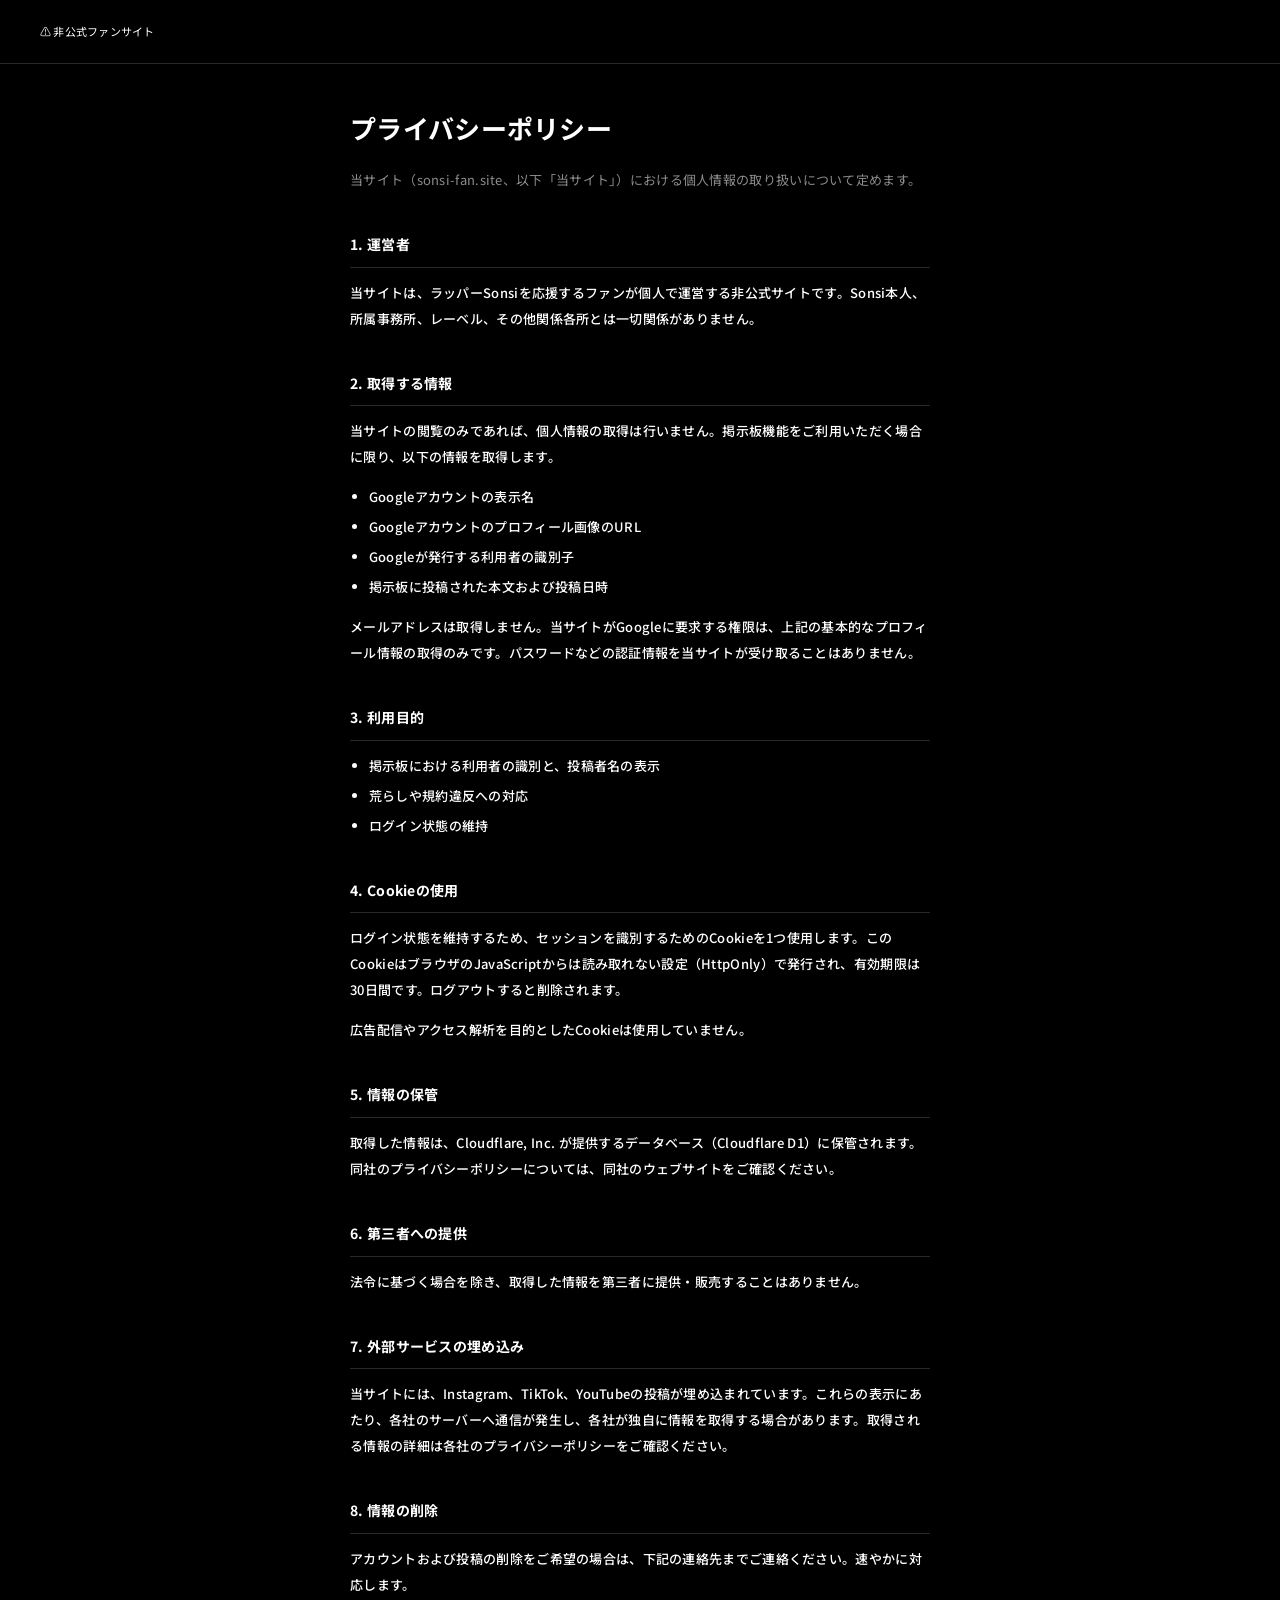
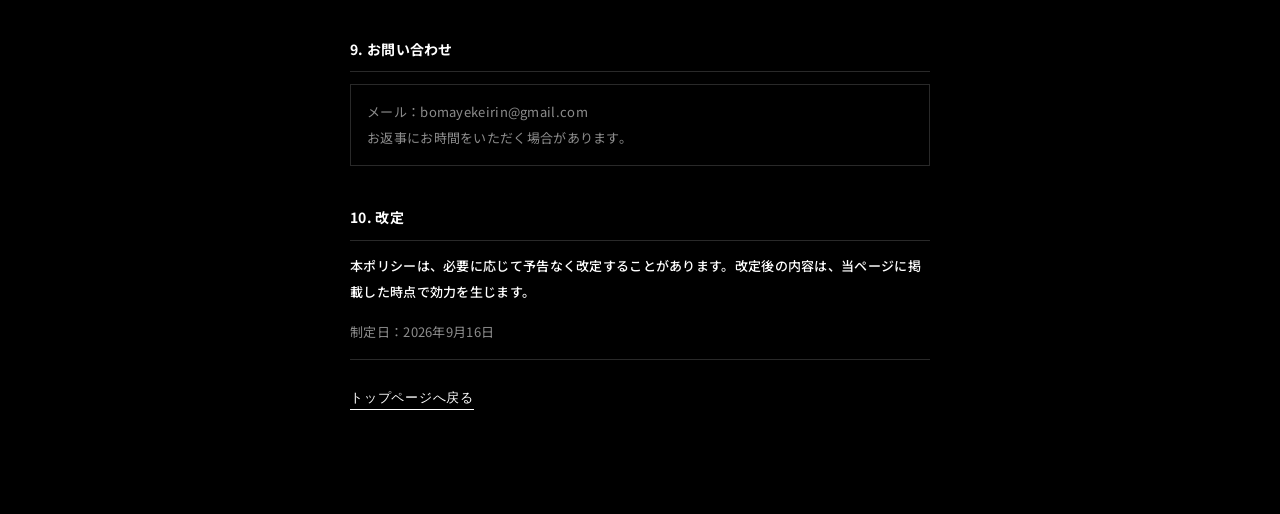
<file: privacy.html>
<!DOCTYPE html>
<html lang="ja">
<head>
<meta charset="UTF-8">
<meta name="viewport" content="width=device-width, initial-scale=1.0">
<title>プライバシーポリシー｜Sonsi FAN SITE</title>
<meta name="description" content="Sonsi 非公式ファンサイトのプライバシーポリシー">
<meta name="robots" content="index, follow">
<meta name="theme-color" content="#000000">
<link rel="icon" href="favicon.png">
<link rel="apple-touch-icon" href="apple-touch-icon.png">
<link rel="preconnect" href="https://fonts.googleapis.com">
<link rel="preconnect" href="https://fonts.gstatic.com" crossorigin>
<link href="https://fonts.googleapis.com/css2?family=Anton&family=Noto+Sans+JP:wght@400;500;700&display=swap" rel="stylesheet">
<link rel="stylesheet" href="style.css?v=1">
</head>
<body>

<header class="head is-solid">
  <a class="head__brand" href="/" aria-label="Sonsi ファンサイト トップ">
    <span class="head__warn">⚠️ 非公式ファンサイト</span>
  </a>
</header>

<main class="doc">
  <h1>プライバシーポリシー</h1>
  <p class="doc__lead">当サイト（sonsi-fan.site、以下「当サイト」）における個人情報の取り扱いについて定めます。</p>

  <h2>1. 運営者</h2>
  <p>当サイトは、ラッパーSonsiを応援するファンが個人で運営する非公式サイトです。Sonsi本人、所属事務所、レーベル、その他関係各所とは一切関係がありません。</p>

  <h2>2. 取得する情報</h2>
  <p>当サイトの閲覧のみであれば、個人情報の取得は行いません。掲示板機能をご利用いただく場合に限り、以下の情報を取得します。</p>
  <ul>
    <li>Googleアカウントの表示名</li>
    <li>Googleアカウントのプロフィール画像のURL</li>
    <li>Googleが発行する利用者の識別子</li>
    <li>掲示板に投稿された本文および投稿日時</li>
  </ul>
  <p>メールアドレスは取得しません。当サイトがGoogleに要求する権限は、上記の基本的なプロフィール情報の取得のみです。パスワードなどの認証情報を当サイトが受け取ることはありません。</p>

  <h2>3. 利用目的</h2>
  <ul>
    <li>掲示板における利用者の識別と、投稿者名の表示</li>
    <li>荒らしや規約違反への対応</li>
    <li>ログイン状態の維持</li>
  </ul>

  <h2>4. Cookieの使用</h2>
  <p>ログイン状態を維持するため、セッションを識別するためのCookieを1つ使用します。このCookieはブラウザのJavaScriptからは読み取れない設定（HttpOnly）で発行され、有効期限は30日間です。ログアウトすると削除されます。</p>
  <p>広告配信やアクセス解析を目的としたCookieは使用していません。</p>

  <h2>5. 情報の保管</h2>
  <p>取得した情報は、Cloudflare, Inc. が提供するデータベース（Cloudflare D1）に保管されます。同社のプライバシーポリシーについては、同社のウェブサイトをご確認ください。</p>

  <h2>6. 第三者への提供</h2>
  <p>法令に基づく場合を除き、取得した情報を第三者に提供・販売することはありません。</p>

  <h2>7. 外部サービスの埋め込み</h2>
  <p>当サイトには、Instagram、TikTok、YouTubeの投稿が埋め込まれています。これらの表示にあたり、各社のサーバーへ通信が発生し、各社が独自に情報を取得する場合があります。取得される情報の詳細は各社のプライバシーポリシーをご確認ください。</p>

  <h2>8. 情報の削除</h2>
  <p>アカウントおよび投稿の削除をご希望の場合は、下記の連絡先までご連絡ください。速やかに対応します。</p>

  <h2>9. お問い合わせ</h2>
  <p class="doc__contact">メール：bomayekeirin@gmail.com<br>お返事にお時間をいただく場合があります。</p>

  <h2>10. 改定</h2>
  <p>本ポリシーは、必要に応じて予告なく改定することがあります。改定後の内容は、当ページに掲載した時点で効力を生じます。</p>

  <p class="doc__date">制定日：2026年9月16日</p>

  <p class="doc__back"><a href="/">トップページへ戻る</a></p>
</main>

</body>
</html>
</file>
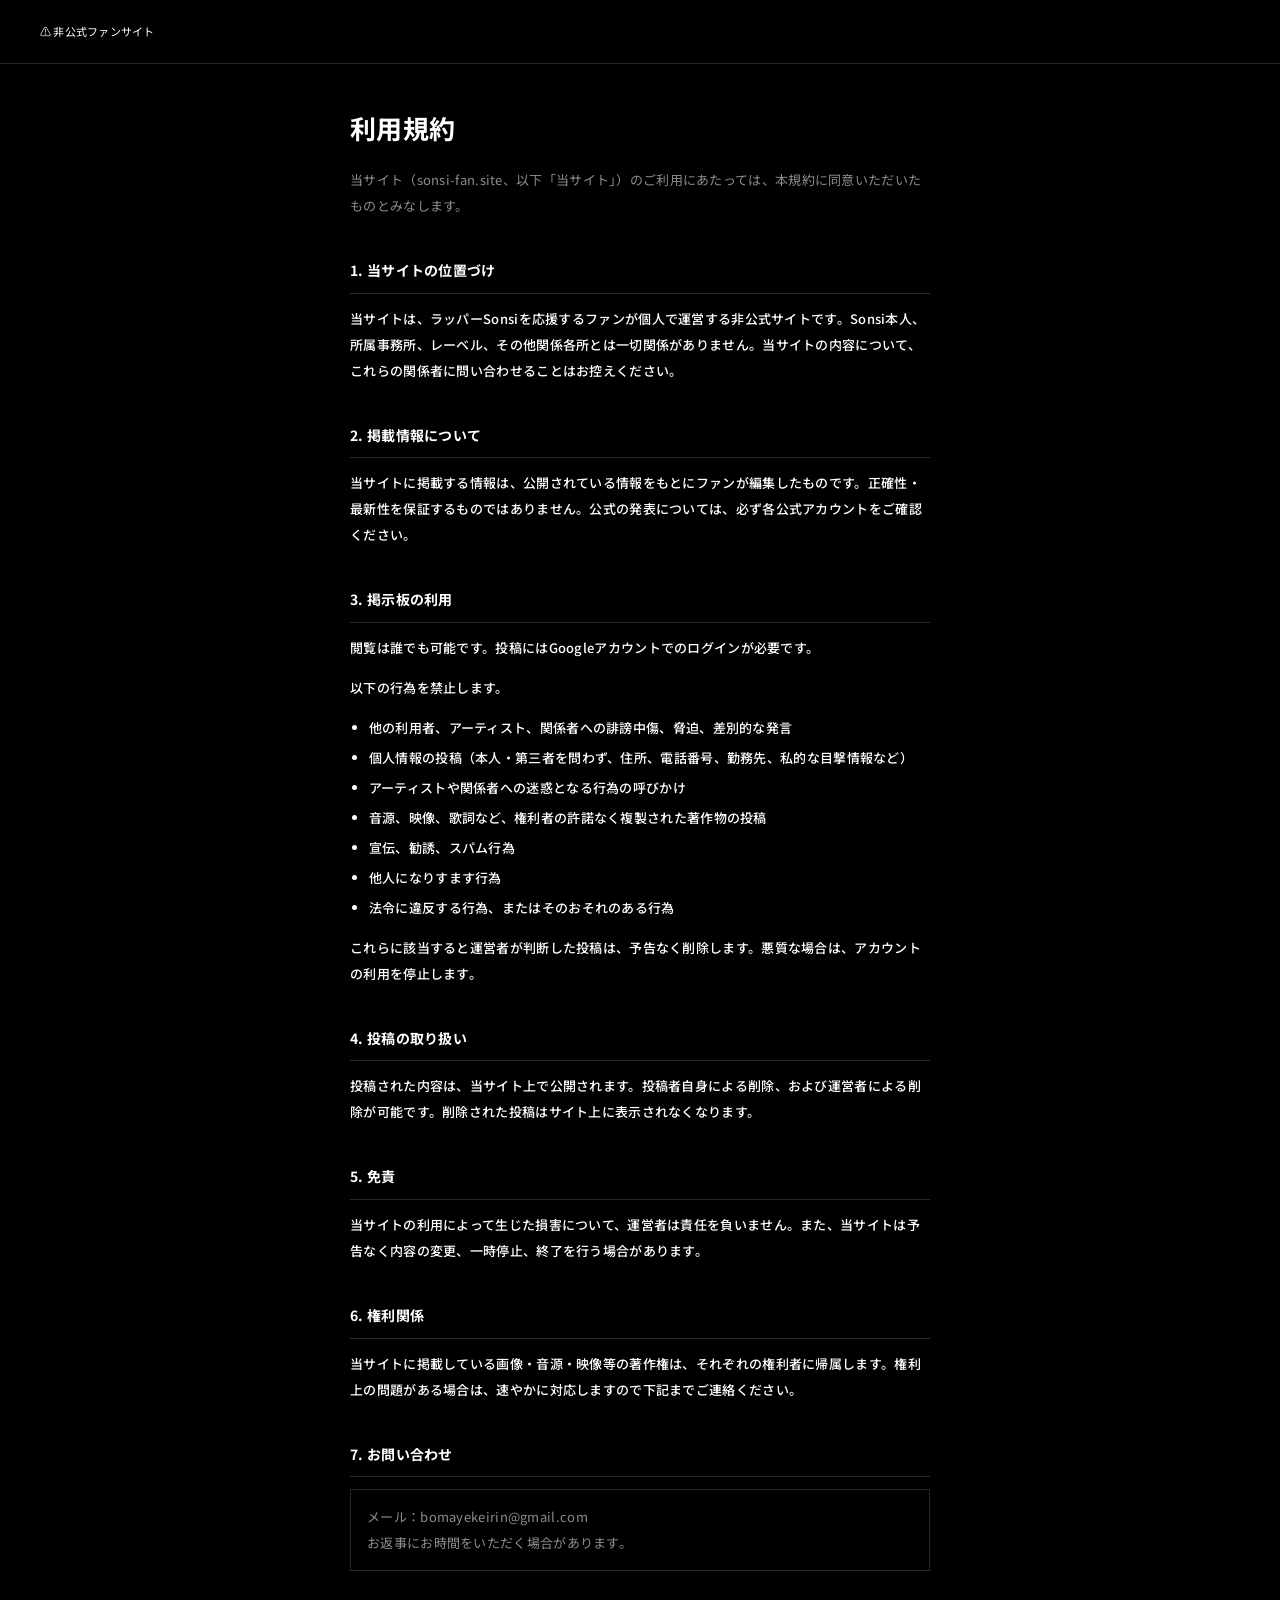
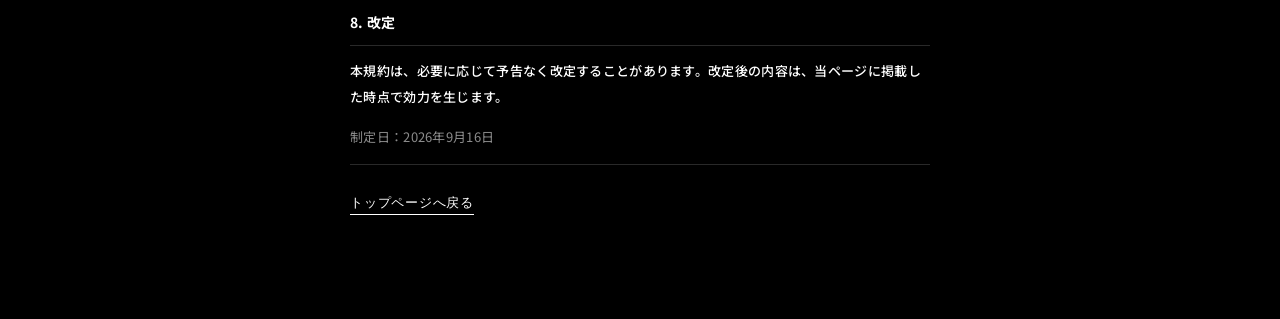
<file: terms.html>
<!DOCTYPE html>
<html lang="ja">
<head>
<meta charset="UTF-8">
<meta name="viewport" content="width=device-width, initial-scale=1.0">
<title>利用規約｜Sonsi FAN SITE</title>
<meta name="description" content="Sonsi 非公式ファンサイトの利用規約">
<meta name="robots" content="index, follow">
<meta name="theme-color" content="#000000">
<link rel="icon" href="favicon.png">
<link rel="apple-touch-icon" href="apple-touch-icon.png">
<link rel="preconnect" href="https://fonts.googleapis.com">
<link rel="preconnect" href="https://fonts.gstatic.com" crossorigin>
<link href="https://fonts.googleapis.com/css2?family=Anton&family=Noto+Sans+JP:wght@400;500;700&display=swap" rel="stylesheet">
<link rel="stylesheet" href="style.css?v=1">
</head>
<body>

<header class="head is-solid">
  <a class="head__brand" href="/" aria-label="Sonsi ファンサイト トップ">
    <span class="head__warn">⚠️ 非公式ファンサイト</span>
  </a>
</header>

<main class="doc">
  <h1>利用規約</h1>
  <p class="doc__lead">当サイト（sonsi-fan.site、以下「当サイト」）のご利用にあたっては、本規約に同意いただいたものとみなします。</p>

  <h2>1. 当サイトの位置づけ</h2>
  <p>当サイトは、ラッパーSonsiを応援するファンが個人で運営する非公式サイトです。Sonsi本人、所属事務所、レーベル、その他関係各所とは一切関係がありません。当サイトの内容について、これらの関係者に問い合わせることはお控えください。</p>

  <h2>2. 掲載情報について</h2>
  <p>当サイトに掲載する情報は、公開されている情報をもとにファンが編集したものです。正確性・最新性を保証するものではありません。公式の発表については、必ず各公式アカウントをご確認ください。</p>

  <h2>3. 掲示板の利用</h2>
  <p>閲覧は誰でも可能です。投稿にはGoogleアカウントでのログインが必要です。</p>
  <p>以下の行為を禁止します。</p>
  <ul>
    <li>他の利用者、アーティスト、関係者への誹謗中傷、脅迫、差別的な発言</li>
    <li>個人情報の投稿（本人・第三者を問わず、住所、電話番号、勤務先、私的な目撃情報など）</li>
    <li>アーティストや関係者への迷惑となる行為の呼びかけ</li>
    <li>音源、映像、歌詞など、権利者の許諾なく複製された著作物の投稿</li>
    <li>宣伝、勧誘、スパム行為</li>
    <li>他人になりすます行為</li>
    <li>法令に違反する行為、またはそのおそれのある行為</li>
  </ul>
  <p>これらに該当すると運営者が判断した投稿は、予告なく削除します。悪質な場合は、アカウントの利用を停止します。</p>

  <h2>4. 投稿の取り扱い</h2>
  <p>投稿された内容は、当サイト上で公開されます。投稿者自身による削除、および運営者による削除が可能です。削除された投稿はサイト上に表示されなくなります。</p>

  <h2>5. 免責</h2>
  <p>当サイトの利用によって生じた損害について、運営者は責任を負いません。また、当サイトは予告なく内容の変更、一時停止、終了を行う場合があります。</p>

  <h2>6. 権利関係</h2>
  <p>当サイトに掲載している画像・音源・映像等の著作権は、それぞれの権利者に帰属します。権利上の問題がある場合は、速やかに対応しますので下記までご連絡ください。</p>

  <h2>7. お問い合わせ</h2>
  <p class="doc__contact">メール：bomayekeirin@gmail.com<br>お返事にお時間をいただく場合があります。</p>

  <h2>8. 改定</h2>
  <p>本規約は、必要に応じて予告なく改定することがあります。改定後の内容は、当ページに掲載した時点で効力を生じます。</p>

  <p class="doc__date">制定日：2026年9月16日</p>

  <p class="doc__back"><a href="/">トップページへ戻る</a></p>
</main>

</body>
</html>
</file>
<file: style.css>
/* ============================================================
   TOKENS
   ============================================================ */
:root{
  --bg:#000;
  --fg:#fff;
  --muted:#8c8c8c;
  --line:rgba(255,255,255,.16);
  --line-strong:rgba(255,255,255,.4);
  --head-h:56px;
  --pad:20px;
  --maxw:1080px;
  --ease:cubic-bezier(.22,.61,.36,1);
  --f-disp:"Anton",'Helvetica Neue',Arial,sans-serif;
  --f-body:"Noto Sans JP",'Helvetica Neue',Arial,sans-serif;
}
*,*::before,*::after{box-sizing:border-box}
html{-webkit-text-size-adjust:100%;scroll-behavior:smooth}
body{
  margin:0;background:var(--bg);color:var(--fg);
  font-family:var(--f-body);font-size:14px;line-height:1.9;
  letter-spacing:.02em;-webkit-font-smoothing:antialiased;
  overflow-x:hidden;
}
body.is-locked{overflow:hidden}
img{max-width:100%;display:block;height:auto}
a{color:inherit;text-decoration:none}
button{font:inherit;color:inherit;background:none;border:0;cursor:pointer}
:focus-visible{outline:2px solid #fff;outline-offset:3px}

/* ============================================================
   SPLASH
   ============================================================ */
#splash{
  position:fixed;inset:0;z-index:1000;background:#000;
  display:flex;align-items:center;justify-content:center;
}
#splash img{width:min(46vw,230px);opacity:0;transform:translateY(8px);
  animation:splashIn 1.05s var(--ease) .15s forwards}
@keyframes splashIn{to{opacity:1;transform:none}}
#splash.is-out{opacity:0;pointer-events:none;transition:opacity .9s var(--ease)}

/* ============================================================
   HEADER
   ============================================================ */
.head{
  position:fixed;top:0;left:0;right:0;z-index:110;height:var(--head-h);
  display:flex;align-items:center;justify-content:space-between;
  padding:0 var(--pad);
  background:rgba(0,0,0,0);transition:background .3s var(--ease),border-color .3s;
  border-bottom:1px solid transparent;
}
.head.is-solid{background:rgba(0,0,0,.88);backdrop-filter:blur(10px);border-bottom-color:var(--line)}
.head__brand{display:flex;align-items:center;min-width:0}
.head__warn{
  font-size:11px;letter-spacing:.02em;color:#fff;white-space:nowrap;
  transition:opacity .3s var(--ease);
}
.head__logo{width:58px;position:absolute;left:var(--pad);opacity:0;
  transition:opacity .3s var(--ease);pointer-events:none}
body.logo-in-head .head__warn{opacity:0}
body.logo-in-head .head__logo{opacity:1}
.head__right{display:flex;align-items:center;gap:18px}
.head__sns{display:none;gap:14px}
.head__sns a{opacity:.8;transition:opacity .2s}
.head__sns a:hover{opacity:1}
.icon{width:17px;height:17px;fill:currentColor;display:block}

.burger{width:30px;height:30px;position:relative}
.burger span{
  position:absolute;left:3px;width:24px;height:1.5px;background:#fff;
  transition:transform .35s var(--ease),opacity .2s;
}
.burger span:nth-child(1){top:11px}
.burger span:nth-child(2){top:18px}
.burger.is-open span:nth-child(1){transform:translateY(3.5px) rotate(20deg)}
.burger.is-open span:nth-child(2){transform:translateY(-3.5px) rotate(-20deg)}

/* ============================================================
   MENU OVERLAY
   ============================================================ */
.menu{
  position:fixed;inset:0;z-index:100;background:#000;
  padding:calc(var(--head-h) + 32px) var(--pad) 40px;
  display:flex;flex-direction:column;justify-content:space-between;
  clip-path:inset(0 0 100% 0);transition:clip-path .5s var(--ease);
  visibility:hidden;overflow-y:auto;
}
.menu.is-open{clip-path:inset(0 0 0 0);visibility:visible}
.menu__nav{display:flex;flex-direction:column;gap:2px}
.menu__nav a{
  font-family:var(--f-disp);font-size:clamp(30px,9vw,46px);line-height:1.25;
  letter-spacing:.01em;border-bottom:1px solid var(--line);padding:10px 0;
  display:flex;align-items:baseline;gap:12px;
}
.menu__nav a .ja{font-family:var(--f-body);font-size:11px;font-weight:400;color:var(--muted);letter-spacing:.12em}
.menu__foot{margin-top:36px}
.menu__sns{display:flex;flex-wrap:wrap;gap:20px;margin-bottom:18px}
.menu__note{font-size:10px;color:var(--muted);line-height:1.8}

/* ============================================================
   HERO
   ============================================================ */
.hero{
  min-height:100svh;display:flex;flex-direction:column;
  align-items:center;justify-content:center;
  padding:var(--head-h) var(--pad) 90px;position:relative;text-align:center;
}
.hero{overflow:hidden}
.hero__logo,.hero__tag,.hero__kv,.hero__scroll{position:relative;z-index:1}

/* 背面を流れるドクロ柄 */
.hero__bg{
  position:absolute;left:0;right:0;top:var(--head-h);height:0;
  overflow:hidden;z-index:0;pointer-events:none;
  transition:opacity 2.6s var(--ease);   /* ロゴより先に動きだし、ゆっくり出そろう */
}
body.is-loading .hero__bg{opacity:0;transition:none}
.hero__bg span{
  position:absolute;inset:0;
  background:url(bg-skull.png) repeat;
  background-size:auto 200px;   /* bgDriftの-333pxとセット。片方だけ変えないこと */
  opacity:.3;
  animation:bgDrift 52s linear infinite;
}
@keyframes bgDrift{ to{ background-position-x:-333px } }

.hero__logo{width:min(62vw,360px);margin:0 auto}
.hero__logo img{
  filter:drop-shadow(0 0 10px #000) drop-shadow(0 0 26px #000) drop-shadow(0 0 46px #000);
}
.hero__tag{
  margin-top:22px;font-size:10px;letter-spacing:.34em;color:var(--muted);
}
.hero__tag span{
  display:inline-block;background:#000;padding:5px 9px 5px 12px;
  text-indent:.34em;
}
.hero__kv{
  width:100%;max-width:760px;margin:38px auto 0;
  aspect-ratio:3/2;overflow:hidden;
}
.hero__kv img{width:100%;height:100%;object-fit:cover}
.hero__kv{filter:drop-shadow(0 0 8px #000) drop-shadow(0 0 18px rgba(0,0,0,.9))}
.hero__scroll{
  position:absolute;bottom:26px;left:50%;transform:translateX(-50%);
  font-size:9px;letter-spacing:.3em;color:var(--muted);
}
.hero__scroll::after{
  content:"";display:block;width:1px;height:34px;margin:10px auto 0;
  background:linear-gradient(#fff,transparent);
}

/* ============================================================
   SECTION FRAME
   ============================================================ */
.sec{padding:66px var(--pad);max-width:var(--maxw);margin-inline:auto}
.sec__head{
  display:flex;align-items:baseline;gap:14px;
  border-bottom:1px solid var(--line-strong);padding-bottom:10px;margin-bottom:26px;
}
.sec__head h2{
  font-family:var(--f-disp);font-size:clamp(26px,7vw,40px);line-height:1;margin:0;
  letter-spacing:.01em;
}
.sec__head .ja{font-size:10px;color:var(--muted);letter-spacing:.16em}

/* ============================================================
   NEWS
   ============================================================ */
.news__list{border-top:1px solid var(--line)}
.news__item{
  display:block;border-bottom:1px solid var(--line);padding:16px 0;
}
.news__meta{display:flex;align-items:center;gap:12px;margin-bottom:5px}
.news__date{font-family:var(--f-disp);font-size:13px;letter-spacing:.06em;color:var(--muted)}
.news__cat{
  font-size:9px;letter-spacing:.14em;border:1px solid var(--line-strong);
  padding:2px 8px;border-radius:999px;color:#fff;white-space:nowrap;
}
.news__title{font-size:14px;font-weight:500;line-height:1.7;margin:0}
.more{
  display:inline-block;margin-top:24px;font-family:var(--f-disp);font-size:13px;
  letter-spacing:.1em;border-bottom:1px solid var(--fg);padding-bottom:3px;
}

/* ============================================================
   ABOUT
   ============================================================ */
.about{display:grid;gap:26px}
.about__img{
  aspect-ratio:4/3;overflow:hidden;background:#111;
  display:flex;align-items:center;justify-content:center;
  color:var(--muted);font-size:11px;letter-spacing:.2em;
}
.about__img img{width:100%;height:100%;object-fit:cover;display:block}
.about p{margin:0 0 16px;max-width:60ch}
.about dl{margin:22px 0 0;border-top:1px solid var(--line);font-size:12px}
.about dl div{display:flex;gap:16px;border-bottom:1px solid var(--line);padding:10px 0}
.about dt{width:88px;flex:none;color:var(--muted);letter-spacing:.1em;font-size:11px}
.about dd{margin:0}

/* ============================================================
   DISCOGRAPHY
   ============================================================ */
.disc__grid{display:grid;grid-template-columns:repeat(2,1fr);gap:12px}
.disc__card{text-align:left;width:100%}
.disc__art{
  aspect-ratio:1/1;border:1px solid var(--line);
  display:flex;align-items:center;justify-content:center;
  color:var(--muted);font-size:10px;letter-spacing:.18em;
  transition:border-color .25s;
}
.disc__card:hover .disc__art{border-color:#fff}
.disc__name{font-family:var(--f-disp);font-size:15px;margin:10px 0 2px;letter-spacing:.02em}
.disc__sub{font-size:10px;color:var(--muted);letter-spacing:.1em}

/* ============================================================
   MEDIA
   ============================================================ */
.media__grid{display:grid;grid-template-columns:repeat(2,1fr);gap:10px}
.media__card{
  border:1px solid var(--line);padding:20px 16px;min-height:104px;
  display:flex;flex-direction:column;justify-content:space-between;
  transition:background .25s,border-color .25s;
}
.media__card:hover{background:#fff;color:#000;border-color:#fff}
.media__card .icon{width:20px;height:20px}
.media__name{font-family:var(--f-disp);font-size:15px;letter-spacing:.03em;margin-top:16px}
.media__handle{font-size:10px;opacity:.6;letter-spacing:.06em}

.ig__grid{display:grid;grid-template-columns:repeat(3,1fr);gap:4px;margin-top:14px}
.ig__cell{
  aspect-ratio:1/1;border:1px solid var(--line);
  display:flex;align-items:center;justify-content:center;color:var(--muted);font-size:9px;
}

/* ============================================================
   VIDEO
   ============================================================ */
.video__main{aspect-ratio:16/9;border:1px solid var(--line);width:100%}
.video__main iframe{width:100%;height:100%;border:0;display:block}
.video__row{display:grid;grid-template-columns:repeat(2,1fr);gap:10px;margin-top:10px}
.video__thumb{
  aspect-ratio:16/9;border:1px solid var(--line);
  display:flex;align-items:center;justify-content:center;color:var(--muted);font-size:10px;
}

/* ============================================================
   LIVE
   ============================================================ */
.live__list{border-top:1px solid var(--line)}
.live__row{
  display:flex;flex-wrap:wrap;align-items:center;gap:6px 16px;
  border-bottom:1px solid var(--line);padding:16px 0;
}
.live__date{font-family:var(--f-disp);font-size:20px;letter-spacing:.03em;width:100%}
.live__venue{font-size:13px;font-weight:500}
.live__city{font-size:11px;color:var(--muted);letter-spacing:.1em}
.live__ticket{
  margin-left:auto;font-size:10px;letter-spacing:.12em;
  border:1px solid var(--line-strong);padding:5px 12px;border-radius:999px;
}
.live__empty{color:var(--muted);font-size:12px;padding:24px 0}

/* ============================================================
   COMMUNITY
   ============================================================ */
.comm{border:1px solid var(--line);padding:30px 20px;text-align:center}
.comm h3{font-family:var(--f-disp);font-size:clamp(22px,6.5vw,34px);margin:0 0 12px;line-height:1.2}
.comm p{color:var(--muted);font-size:12px;margin:0 auto 22px;max-width:34em}
.comm__btns{display:grid;gap:10px;max-width:340px;margin-inline:auto}
.btn{
  display:block;padding:14px;border:1px solid #fff;font-family:var(--f-disp);
  font-size:14px;letter-spacing:.08em;transition:background .2s,color .2s;
}
.btn:hover{background:#fff;color:#000}
.btn--fill{background:#fff;color:#000}
.btn--fill:hover{background:transparent;color:#fff}
.comm__tag{margin-top:28px;font-family:var(--f-disp);font-size:16px;letter-spacing:.06em}

/* ============================================================
   Q&A
   ============================================================ */
.qa__list{border-top:1px solid var(--line)}
.qa__item{border-bottom:1px solid var(--line)}
.qa__q{
  width:100%;text-align:left;padding:16px 34px 16px 0;position:relative;
  font-size:13px;font-weight:500;line-height:1.7;
}
.qa__q::after,.qa__q::before{
  content:"";position:absolute;right:4px;top:50%;background:#fff;
  transition:transform .3s var(--ease);
}
.qa__q::before{width:13px;height:1px;transform:translateY(-50%)}
.qa__q::after{width:1px;height:13px;right:10px;transform:translateY(-50%)}
.qa__item.is-open .qa__q::after{transform:translateY(-50%) rotate(90deg)}
.qa__a{
  max-height:0;overflow:hidden;transition:max-height .35s var(--ease);
}
.qa__a p{margin:0;padding:0 0 18px;font-size:12px;color:var(--muted);line-height:1.95}

/* ============================================================
   FOOTER
   ============================================================ */
.totop{
  display:block;text-align:center;font-family:var(--f-disp);font-size:12px;
  letter-spacing:.24em;padding:20px;border-top:1px solid var(--line);
}
.foot{padding:40px var(--pad) 110px;text-align:center;border-top:1px solid var(--line)}
.foot__logo{width:92px;margin:0 auto 22px;opacity:.9}
.foot__sns{display:flex;justify-content:center;gap:22px;margin-bottom:26px}
.foot__disc{
  font-size:10px;color:var(--muted);line-height:2;max-width:44em;margin:0 auto 14px;
}
.foot__disc:last-of-type{margin-bottom:18px}
.foot__copy{font-size:9px;color:#5a5a5a;letter-spacing:.1em}

/* sticky CTA */
.cta{
  position:fixed;left:0;right:0;bottom:0;z-index:80;display:grid;
  grid-template-columns:1fr 1fr;border-top:1px solid var(--line);
  background:rgba(0,0,0,.92);backdrop-filter:blur(10px);
  transform:translateY(100%);transition:transform .4s var(--ease);
}
.cta.is-show{transform:none}
.cta a{
  padding:15px 6px;text-align:center;font-family:var(--f-disp);font-size:12px;
  letter-spacing:.08em;display:flex;align-items:center;justify-content:center;gap:7px;
}
.cta a+a{background:#fff;color:#000}

/* ============================================================
   MODAL
   ============================================================ */
.modal{
  position:fixed;inset:0;z-index:120;background:#000;
  display:flex;align-items:flex-start;justify-content:center;
  padding:var(--head-h) var(--pad) 40px;overflow-y:auto;
  opacity:0;visibility:hidden;transition:opacity .3s var(--ease),visibility .3s;
}
.modal.is-open{opacity:1;visibility:visible}
.modal__inner{max-width:560px;width:100%;margin:auto}
.modal__art{
  aspect-ratio:1/1;border:1px solid var(--line);margin-bottom:20px;
  display:flex;align-items:center;justify-content:center;color:var(--muted);font-size:11px;
}
.modal__name{font-family:var(--f-disp);font-size:clamp(24px,7vw,34px);margin:0 0 4px;line-height:1.15}
.modal__sub{font-size:10px;color:var(--muted);letter-spacing:.14em;margin:0 0 18px}
.modal__body{font-size:12px;line-height:2;color:#d6d6d6}
.modal__links{display:flex;flex-wrap:wrap;gap:8px;margin-top:22px}
.modal__links a{
  font-size:10px;letter-spacing:.12em;border:1px solid var(--line-strong);
  padding:7px 14px;border-radius:999px;
}
.modal__close{
  position:fixed;top:14px;right:16px;width:30px;height:30px;z-index:130;
}
.modal__close::before,.modal__close::after{
  content:"";position:absolute;left:4px;top:14px;width:22px;height:1.5px;background:#fff;
}
.modal__close::before{transform:rotate(45deg)}
.modal__close::after{transform:rotate(-45deg)}

/* ============================================================
   RESPONSIVE
   ============================================================ */
@media (min-width:768px){
  :root{--head-h:64px;--pad:40px}
  body{font-size:15px}
  .head__sns{display:flex}
  .sec{padding:96px var(--pad)}
  .about{grid-template-columns:340px 1fr;gap:44px;align-items:start}
  .disc__grid{grid-template-columns:repeat(4,1fr);gap:16px}
  .media__grid{grid-template-columns:repeat(3,1fr)}
  .video__row{grid-template-columns:repeat(3,1fr)}
  .live__date{width:auto;min-width:150px}
  .about dt{width:110px}
  .comm{padding:56px 40px}
  .comm__btns{grid-template-columns:1fr 1fr;max-width:520px}
  .cta{display:none}
  .foot{padding-bottom:56px}
  .menu__nav a{font-size:clamp(40px,5vw,62px)}
}
@media (prefers-reduced-motion:reduce){
  *{animation-duration:.01ms!important;transition-duration:.01ms!important}
  html{scroll-behavior:auto}
}

/* ============================================================
   BOARD
   ============================================================ */
.board__auth{margin-bottom:22px}
.board__lead{font-size:12px;color:var(--muted);margin:0 0 16px}
.board__login{display:flex;gap:10px}
.board__me{display:flex;align-items:center;gap:10px}
.board__me img,.board__noavatar{width:30px;height:30px;border-radius:50%;background:#1c1c1c;flex:none}
.board__myname{font-size:13px;font-weight:500}
.board__logout{margin-left:auto;font-size:10px;letter-spacing:.1em;color:var(--muted);
  border-bottom:1px solid var(--line);padding-bottom:2px}

.board__input{
  width:100%;background:transparent;color:#fff;border:1px solid var(--line);
  padding:13px;font:inherit;font-size:14px;line-height:1.8;resize:vertical;border-radius:0;
}
.board__input:focus{outline:none;border-color:#fff}
.board__formfoot{display:flex;align-items:center;gap:14px;margin-top:10px}
.board__count{font-size:10px;color:var(--muted);letter-spacing:.08em}
.board__count.is-over{color:#fff}
.board__submit{
  margin-left:auto;border:1px solid #fff;padding:9px 24px;
  font-family:var(--f-disp);font-size:13px;letter-spacing:.08em;transition:background .2s,color .2s;
}
.board__submit:hover{background:#fff;color:#000}
.board__submit:disabled{opacity:.4;cursor:default}

.board__notice{font-size:11px;color:var(--muted);min-height:1.6em;margin:12px 0 0}
.board__notice.is-error{color:#fff}
.board__list{margin-top:24px;border-top:1px solid var(--line)}
.board__empty{color:var(--muted);font-size:12px;padding:26px 0}

.post{border-bottom:1px solid var(--line);padding:18px 0}
.post__head{display:flex;align-items:center;gap:9px;margin-bottom:9px}
.post__avatar{width:26px;height:26px;border-radius:50%;background:#1c1c1c;flex:none;object-fit:cover}
.post__name{font-size:12px;font-weight:500}
.post__time{font-size:10px;color:var(--muted);margin-left:auto;letter-spacing:.06em}
.post__body{margin:0;font-size:14px;line-height:1.9;white-space:pre-wrap;word-break:break-word}
.post__acts{display:flex;gap:16px;margin-top:10px}
.post__acts button{font-size:10px;color:var(--muted);letter-spacing:.1em}
.post__acts button:hover{color:#fff}

.board__rule{font-size:10px;color:var(--muted);line-height:1.9;margin-top:24px}




/* ============================================================
   MUSIC — ジャケット / 曲順 / 配信カード
   ============================================================ */
.disc__art{overflow:visible;padding:0}
.disc__art img{width:100%;height:100%;object-fit:cover}
.modal__art{overflow:visible;padding:0;border:1px solid var(--line)}
.modal__art img{width:100%;height:100%;object-fit:cover}

.modal__note{margin:0 0 18px;font-size:12px;color:var(--muted);line-height:1.9}

.tracklist{list-style:none;counter-reset:t;margin:0;padding:0;border-top:1px solid var(--line)}
.tracklist li{
  counter-increment:t;display:flex;gap:14px;align-items:baseline;
  border-bottom:1px solid var(--line);padding:12px 0;
  font-size:13px;line-height:1.6;color:#fff;
}
.tracklist li::before{
  content:counter(t,decimal-leading-zero);
  font-family:var(--f-disp);font-size:12px;color:var(--muted);
  flex:none;width:22px;letter-spacing:.04em;
}

.modal__linkhead{
  font-size:10px;letter-spacing:.2em;color:var(--muted);margin:26px 0 10px;
}
.svc{display:grid;gap:8px;width:100%}
.svc__card{
  display:flex;align-items:center;justify-content:center;
  background:#fff;border:1px solid #fff;min-height:56px;padding:12px 18px;
  transition:opacity .2s;
}
.svc__card:hover{opacity:.78}
.svc__logo{max-height:22px;max-width:132px;width:auto;height:auto;display:block}
.svc__name{font-size:13px;font-weight:700;letter-spacing:.02em;color:#000}

@media (min-width:768px){
  .svc{grid-template-columns:1fr 1fr}
}

/* 配信カード用に既存のモーダルリンク指定を上書き */
.modal__links{display:block;margin-top:0}
.modal__links .svc__card{
  border-radius:0;padding:12px 18px;font-size:13px;letter-spacing:normal;
  border-color:#fff;
}

/* ============================================================
   日本語本文の線を少し太く（サブタイトル・補足文は除く）
   ============================================================ */
.about p,
.about dd,
.tracklist li,
.post__body,
.board__input,
.live__venue,
.comm h3{ font-weight:500 }

.qa__q,
.news__title{ font-weight:700 }

/* 作品タイトルは和欧ともに同じ太さで揃える */
.disc__name,
.modal__name{ font-family:var(--f-body); font-weight:700; letter-spacing:.01em }
.disc__name{ font-size:14px; line-height:1.5 }
.modal__name{ font-size:clamp(21px,6vw,28px); line-height:1.35 }

/* ============================================================
   ジャケットのサイズを常に統一する
   ============================================================ */
.disc__card{
  display:flex;flex-direction:column;align-items:stretch;
  justify-content:flex-start;padding:0;
}
.disc__art{
  width:100%;aspect-ratio:1/1;flex:none;
  background:#111;                 /* 画像読み込み前も枠を保つ */
}
.disc__art img{width:100%;height:100%;object-fit:cover;display:block}
.disc__name{margin:10px 0 3px}
.disc__sub{min-height:2.6em}       /* 2行ぶん確保して下端を揃える */

/* ============================================================
   ヘッダーの表示切り替え
   注意文が消える → 一拍おく → ロゴがふわりと現れる
   ============================================================ */
.head__warn{
  transition:opacity .22s var(--ease);
  transition-delay:.42s;           /* 戻るときはロゴが消えきってから */
}
.head__logo{
  opacity:0;filter:blur(10px);transform:scale(1.06);
  transition:opacity .7s var(--ease),filter .7s var(--ease),transform .7s var(--ease);
  transition-delay:0s;             /* 消えるときは即座に */
}
body.logo-in-head .head__warn{
  opacity:0;transition-delay:0s;   /* 先に消える */
}
body.logo-in-head .head__logo{
  opacity:1;filter:blur(0);transform:none;
  transition-delay:.42s;           /* 一拍おいてから、もわっと出る */
}
@media (prefers-reduced-motion:reduce){
  .head__warn,.head__logo{transition-delay:0s;filter:none;transform:none}
}

/* ============================================================
   VIDEO
   ============================================================ */
.vid__grid{display:grid;gap:26px}
.vid{display:flex;flex-direction:column}

.vid__thumb,.vid__player{
  position:relative;width:100%;aspect-ratio:16/9;
  background:#111;overflow:hidden;display:block;padding:0;border:0;
}
.vid__thumb img{width:100%;height:100%;object-fit:cover;display:block}
.vid__player iframe{width:100%;height:100%;border:0;display:block}

.vid__play{
  position:absolute;inset:0;margin:auto;width:54px;height:54px;
  border:1px solid rgba(255,255,255,.85);border-radius:50%;
  background:rgba(0,0,0,.35);backdrop-filter:blur(2px);
  transition:background .2s,border-color .2s;
}
.vid__play::after{
  content:"";position:absolute;top:50%;left:calc(50% + 2px);
  transform:translate(-50%,-50%);
  border-style:solid;border-width:8px 0 8px 13px;
  border-color:transparent transparent transparent #fff;
}
.vid__thumb:hover .vid__play{background:rgba(0,0,0,.6);border-color:#fff}

.vid__meta{padding-top:11px}
.vid__title{margin:0 0 4px;font-size:13px;font-weight:500;line-height:1.65}
.vid__date{margin:0 0 4px;font-size:10px;color:var(--muted);letter-spacing:.08em}
.vid__ext{font-size:10px;color:var(--muted);letter-spacing:.08em;
  border-bottom:1px solid var(--line);padding-bottom:2px}
.vid__ext:hover{color:#fff}

@media (min-width:768px){
  .vid__grid{grid-template-columns:repeat(2,1fr);gap:32px 20px}
}

/* ABOUT — 出典表記とサイト紹介 */
.about__src{
  margin-top:20px;font-size:10px;color:var(--muted);line-height:1.9;font-weight:400;
}
.about__src a{border-bottom:1px solid var(--line)}
.about__src a:hover{color:#fff}

.siteabout{
  margin-top:44px;border:1px solid var(--line);padding:24px 20px;
}
.siteabout h3{
  font-family:var(--f-body);font-weight:700;font-size:14px;margin:0 0 12px;letter-spacing:.02em;
}
.siteabout p{margin:0 0 12px;font-size:12px;color:var(--muted);line-height:1.95}
.siteabout p:last-child{margin-bottom:0}
@media (min-width:768px){ .siteabout{padding:32px 34px} }

/* ============================================================
   LIVE
   ============================================================ */
.lv__group + .lv__group{margin-top:40px}
.lv__head{
  display:flex;align-items:baseline;gap:12px;margin:0 0 6px;
  font-family:var(--f-disp);font-size:15px;letter-spacing:.1em;
}
.lv__head span{font-family:var(--f-body);font-size:10px;color:var(--muted);letter-spacing:.14em}

.lv{
  display:flex;gap:16px;align-items:flex-start;
  border-top:1px solid var(--line);padding:18px 0;
}
.lv:last-child{border-bottom:1px solid var(--line)}
.lv.is-past{opacity:.62}

.lv__img{width:86px;flex:none;aspect-ratio:3/4;overflow:hidden;background:#111}
.lv__img img{width:100%;height:100%;object-fit:cover;display:block}

.lv__body{min-width:0;flex:1}
.lv__date{
  margin:0 0 5px;font-family:var(--f-disp);font-size:19px;letter-spacing:.04em;
  display:flex;align-items:center;gap:10px;
}
.lv__end{
  font-family:var(--f-body);font-size:9px;letter-spacing:.12em;color:var(--muted);
  border:1px solid var(--line-strong);border-radius:999px;padding:2px 8px;
}
.lv__title{margin:0 0 5px;font-size:14px;font-weight:700;line-height:1.6}
.lv__venue{margin:0;font-size:12px;font-weight:500;display:flex;flex-wrap:wrap;gap:10px;align-items:baseline}
.lv__city{font-size:10px;color:var(--muted);letter-spacing:.12em;font-weight:400}
.lv__note{margin:5px 0 0;font-size:11px;color:var(--muted)}
.lv__link{
  display:inline-block;margin-top:11px;font-size:10px;letter-spacing:.12em;
  border:1px solid var(--line-strong);border-radius:999px;padding:6px 14px;
  transition:background .2s,color .2s;
}
.lv__link:hover{background:#fff;color:#000}

@media (min-width:768px){
  .lv{gap:24px;padding:24px 0}
  .lv__img{width:120px}
}

/* ============================================================
   ローディング明け — ヒーローが遅れて浮かび上がる
   ============================================================ */
.hero__logo,
.hero__tag,
.hero__kv,
.hero__scroll{
  transition:opacity 1.15s var(--ease),transform 1.15s var(--ease),filter 1.15s var(--ease);
  transition-delay:.3s;                  /* 背面より一拍おいて始動し、先に出そろう */
}
body.is-loading .hero__logo,
body.is-loading .hero__tag,
body.is-loading .hero__kv,
body.is-loading .hero__scroll{
  opacity:0;transform:translateY(14px);filter:blur(6px);
  transition:none;
}
.hero__scroll{transition-delay:.65s}

@media (prefers-reduced-motion:reduce){
  .hero__logo,.hero__tag,.hero__kv,.hero__scroll{
    transition:none;transform:none;
  }
  .hero__bg span{animation:none}
}

/* ============================================================
   UPDATES（Instagram / TikTok）
   ============================================================ */
.upd__lead{font-size:12px;color:var(--muted);margin:0 0 18px;line-height:1.9}

.upd__rail{
  --card-h:430px;
  display:flex;gap:12px;align-items:flex-start;
  overflow-x:auto;scroll-snap-type:x proximity;
  -webkit-overflow-scrolling:touch;scrollbar-width:none;
  margin:0 calc(-1 * var(--pad));padding:0 var(--pad) 8px;
  scroll-padding-left:var(--pad);
}
.upd__rail::-webkit-scrollbar{display:none}

.upd__slide{
  flex:none;scroll-snap-align:start;
}
.upd__window{
  position:relative;height:var(--card-h);width:100%;
  overflow:hidden;background:#101010;
}
.upd__window iframe{
  width:100%;height:100%;border:0;display:block;
}

.upd__meta{display:flex;align-items:center;gap:8px;padding-bottom:8px}
.upd__meta .icon{width:14px;height:14px;flex:none;opacity:.85}
.upd__date{font-family:var(--f-disp);font-size:13px;letter-spacing:.06em}
.upd__new{
  font-family:var(--f-disp);font-size:10px;letter-spacing:.14em;
  background:#fff;color:#000;padding:2px 8px;
  animation:newBlink 1.4s ease-in-out infinite;
}
@keyframes newBlink{ 0%,100%{opacity:1} 50%{opacity:.25} }

.upd__empty{color:var(--muted);font-size:12px;padding:22px 0}
.upd__note{margin:18px 0 0;font-size:10px;color:var(--muted);line-height:1.9}

@media (min-width:768px){ .upd__rail{--card-h:520px} }
@media (prefers-reduced-motion:reduce){ .upd__new{animation:none} }

/* ============================================================
   Googleログインボタン（Google公式・ダークテーマ）
   ブランドガイドラインに沿ったスタイルのため、変更しないこと
   ============================================================ */
.gsi-material-button {
  -moz-user-select: none;
  -webkit-user-select: none;
  -ms-user-select: none;
  -webkit-appearance: none;
  background-color: #131314;
  background-image: none;
  border: 1px solid #8E918F;
  -webkit-border-radius: 20px;
  border-radius: 20px;
  -webkit-box-sizing: border-box;
  box-sizing: border-box;
  color: #e3e3e3;
  cursor: pointer;
  font-family: 'Roboto', arial, sans-serif;
  font-size: 14px;
  height: 40px;
  letter-spacing: 0.25px;
  outline: none;
  overflow: hidden;
  padding: 0 12px;
  position: relative;
  text-align: center;
  -webkit-transition: background-color .218s, border-color .218s, box-shadow .218s;
  transition: background-color .218s, border-color .218s, box-shadow .218s;
  vertical-align: middle;
  white-space: nowrap;
  width: auto;
  max-width: 400px;
  min-width: min-content;
}
.gsi-material-button .gsi-material-button-icon {
  height: 20px;
  margin-right: 12px;
  min-width: 20px;
  width: 20px;
}
.gsi-material-button .gsi-material-button-content-wrapper {
  -webkit-align-items: center;
  align-items: center;
  display: flex;
  -webkit-flex-direction: row;
  flex-direction: row;
  -webkit-flex-wrap: nowrap;
  flex-wrap: nowrap;
  height: 100%;
  justify-content: space-between;
  position: relative;
  width: 100%;
}
.gsi-material-button .gsi-material-button-contents {
  -webkit-flex-grow: 1;
  flex-grow: 1;
  font-family: 'Roboto', arial, sans-serif;
  font-weight: 500;
  overflow: hidden;
  text-overflow: ellipsis;
  vertical-align: top;
}
.gsi-material-button .gsi-material-button-state {
  -webkit-transition: opacity .218s;
  transition: opacity .218s;
  bottom: 0;
  left: 0;
  opacity: 0;
  position: absolute;
  right: 0;
  top: 0;
}
.gsi-material-button:disabled {
  cursor: default;
  background-color: #13131461;
  border-color: #8E918F1f;
}
.gsi-material-button:disabled .gsi-material-button-state {
  background-color: #e3e3e31f;
}
.gsi-material-button:disabled .gsi-material-button-contents,
.gsi-material-button:disabled .gsi-material-button-icon {
  opacity: 38%;
}
.gsi-material-button:not(:disabled):active .gsi-material-button-state,
.gsi-material-button:not(:disabled):focus .gsi-material-button-state {
  background-color: white;
  opacity: 12%;
}
.gsi-material-button:not(:disabled):hover {
  -webkit-box-shadow: 0 1px 2px 0 rgba(60, 64, 67, .30), 0 1px 3px 1px rgba(60, 64, 67, .15);
  box-shadow: 0 1px 2px 0 rgba(60, 64, 67, .30), 0 1px 3px 1px rgba(60, 64, 67, .15);
}
.gsi-material-button:not(:disabled):hover .gsi-material-button-state {
  background-color: white;
  opacity: 8%;
}

/* ============================================================
   規約・ポリシーページ
   ============================================================ */
.doc{
  max-width:44em;margin:0 auto;padding:calc(var(--head-h) + 44px) var(--pad) 90px;
}
.doc h1{
  font-family:var(--f-body);font-weight:700;font-size:clamp(20px,5.5vw,26px);
  margin:0 0 20px;line-height:1.5;
}
.doc h2{
  font-family:var(--f-body);font-weight:700;font-size:14px;
  margin:38px 0 12px;padding-bottom:9px;border-bottom:1px solid var(--line);
}
.doc p{margin:0 0 14px;font-size:13px;line-height:2;font-weight:500}
.doc ul{margin:0 0 14px;padding-left:1.25em}
.doc li{font-size:13px;line-height:2;font-weight:500;margin-bottom:4px}
.doc__lead{color:var(--muted);font-weight:400!important}
.doc__contact{
  border:1px solid var(--line);padding:14px 16px;color:var(--muted);font-weight:400!important;
}
.doc__date{margin-top:40px;font-size:11px;color:var(--muted);font-weight:400!important}
.doc__back{margin-top:34px;padding-top:24px;border-top:1px solid var(--line)}
.doc__back a{
  font-family:var(--f-disp);font-size:13px;letter-spacing:.06em;
  border-bottom:1px solid var(--fg);padding-bottom:3px;
}

.foot__links{display:flex;justify-content:center;gap:20px;margin:0 0 14px}
.foot__links a{font-size:10px;color:var(--muted);letter-spacing:.06em;
  border-bottom:1px solid var(--line);padding-bottom:2px}
.foot__links a:hover{color:#fff}

/* 掲示板：ホームからの導線と単独ページ */
.board__open{
  display:inline-block;margin-top:22px;font-family:var(--f-disp);font-size:13px;
  letter-spacing:.08em;border:1px solid #fff;padding:11px 22px;
  transition:background .2s,color .2s;
}
.board__open:hover{background:#fff;color:#000}
.head__logo.is-static{position:static;opacity:1;pointer-events:auto}
.head__back{font-size:11px;letter-spacing:.06em;color:var(--muted);
  border-bottom:1px solid var(--line);padding-bottom:2px}
.head__back:hover{color:#fff}
main#board{padding-top:calc(var(--head-h) + 44px)}

/* ============================================================
   掲示板：表示名・画像添付・固定投稿
   ============================================================ */
.board__rename{
  font-size:10px;letter-spacing:.06em;color:var(--muted);
  border-bottom:1px solid var(--line);padding-bottom:2px;margin-left:4px;
}
.board__rename:hover{color:#fff}

.board__name{margin-top:16px;border:1px solid var(--line);padding:16px}
.board__namelead{margin:0 0 12px;font-size:11px;color:var(--muted);line-height:1.9}
.board__namerow{display:flex;gap:10px;align-items:stretch}
.board__nameinput{
  flex:1;min-width:0;background:transparent;color:#fff;border:1px solid var(--line);
  padding:10px 12px;font:inherit;font-size:14px;font-weight:500;
}
.board__nameinput:focus{outline:none;border-color:#fff}
.board__namerow .board__submit{margin-left:0;flex:none;padding:9px 18px}

.board__uploadbox{display:flex;align-items:center;gap:12px;margin-top:10px;flex-wrap:wrap}
.board__file{
  font-size:11px;letter-spacing:.08em;color:var(--muted);cursor:pointer;
  border:1px solid var(--line-strong);border-radius:999px;padding:7px 14px;
  transition:background .2s,color .2s;
}
.board__file:hover{background:#fff;color:#000}
.board__preview{display:flex;align-items:center;gap:8px;font-size:10px;color:var(--muted)}
.board__preview img{width:34px;height:34px;object-fit:cover;display:block}

.post.is-pinned{
  border-left:2px solid #fff;padding-left:14px;position:relative;
}
.post__pin{
  display:inline-block;font-family:var(--f-disp);font-size:10px;letter-spacing:.14em;
  background:#fff;color:#000;padding:2px 8px;margin-bottom:9px;
}
.post__img{display:block;margin-top:11px;max-width:420px}
.post__img img{width:100%;height:auto;display:block;border:1px solid var(--line)}

/* ============================================================
   ディスコグラフィー：新譜バッジ・配信予定
   ============================================================ */
.disc__art,.modal__art{position:relative}

.disc__badge{
  position:absolute;top:-11px;left:-11px;z-index:3;
  font-family:var(--f-disp);font-size:14px;letter-spacing:.2em;line-height:1;
  color:#000;background:#8dff3a;
  /* 字間の分だけ右の余白を詰めて、文字を中央に見せる */
  padding:5px 4px 4px 7px;border-radius:3px;
  animation:badgeBlink 1.6s ease-in-out infinite;
}
/* 文字の内側に影を落とし、刻まれたように見せる（SVGフィルター #badgeInset） */
.disc__badge-txt{
  display:block;filter:url(#badgeInset);
  /* バッジの点滅と同じ周期で、明るいときはグレー寄り・暗いときは真っ黒 */
  animation:badgeTxt 1.6s ease-in-out infinite;
}
@keyframes badgeTxt{
  0%,100%{color:#555}
  50%    {color:#000}
}

@keyframes badgeBlink{
  0%,100%{
    opacity:1;
    box-shadow:0 0 4px #8dff3a, 0 0 10px rgba(141,255,58,.7), 0 0 18px rgba(141,255,58,.35);
  }
  50%{
    opacity:.55;
    box-shadow:0 0 2px rgba(141,255,58,.6), 0 0 6px rgba(141,255,58,.3), 0 0 10px rgba(141,255,58,.15);
  }
}

.disc__release{
  display:inline-block;margin-left:8px;
  font-family:var(--f-body);font-size:11px;font-weight:700;letter-spacing:.02em;
  color:#ff4242;vertical-align:middle;
}

/* 配信前のサービスカード */
.svc__card.is-soon{
  opacity:.34;filter:grayscale(1);cursor:default;pointer-events:none;
}
.svc__soonnote{
  margin:12px 0 0;font-size:10px;color:var(--muted);letter-spacing:.02em;
}

/* 動きを減らす設定の端末では点滅させない */
@media (prefers-reduced-motion:reduce){
  .disc__badge{animation:none;box-shadow:0 0 6px rgba(141,255,58,.6)}
  .disc__badge-txt{animation:none;color:#222}
}

/* リリース情報の埋め込みプレイヤー */
.svc__embed{margin-top:22px;padding-top:20px;border-top:1px solid var(--line)}
.svc__embed iframe{
  width:100%;max-width:300px;height:600px;border:0;display:block;margin:0 auto;
}

/* ニュースのNEW表示（日付の左、文字のみ） */
.news__new{
  font-family:var(--f-disp);font-size:11px;letter-spacing:.14em;line-height:1;
  color:#8dff3a;margin-right:9px;
  animation:newsNewBlink 1.6s ease-in-out infinite;
}
@keyframes newsNewBlink{
  0%,100%{opacity:1;text-shadow:0 0 4px rgba(141,255,58,.85), 0 0 10px rgba(141,255,58,.4)}
  50%    {opacity:.4;text-shadow:0 0 2px rgba(141,255,58,.35)}
}
@media (prefers-reduced-motion:reduce){
  .news__new{animation:none}
}
</file>
